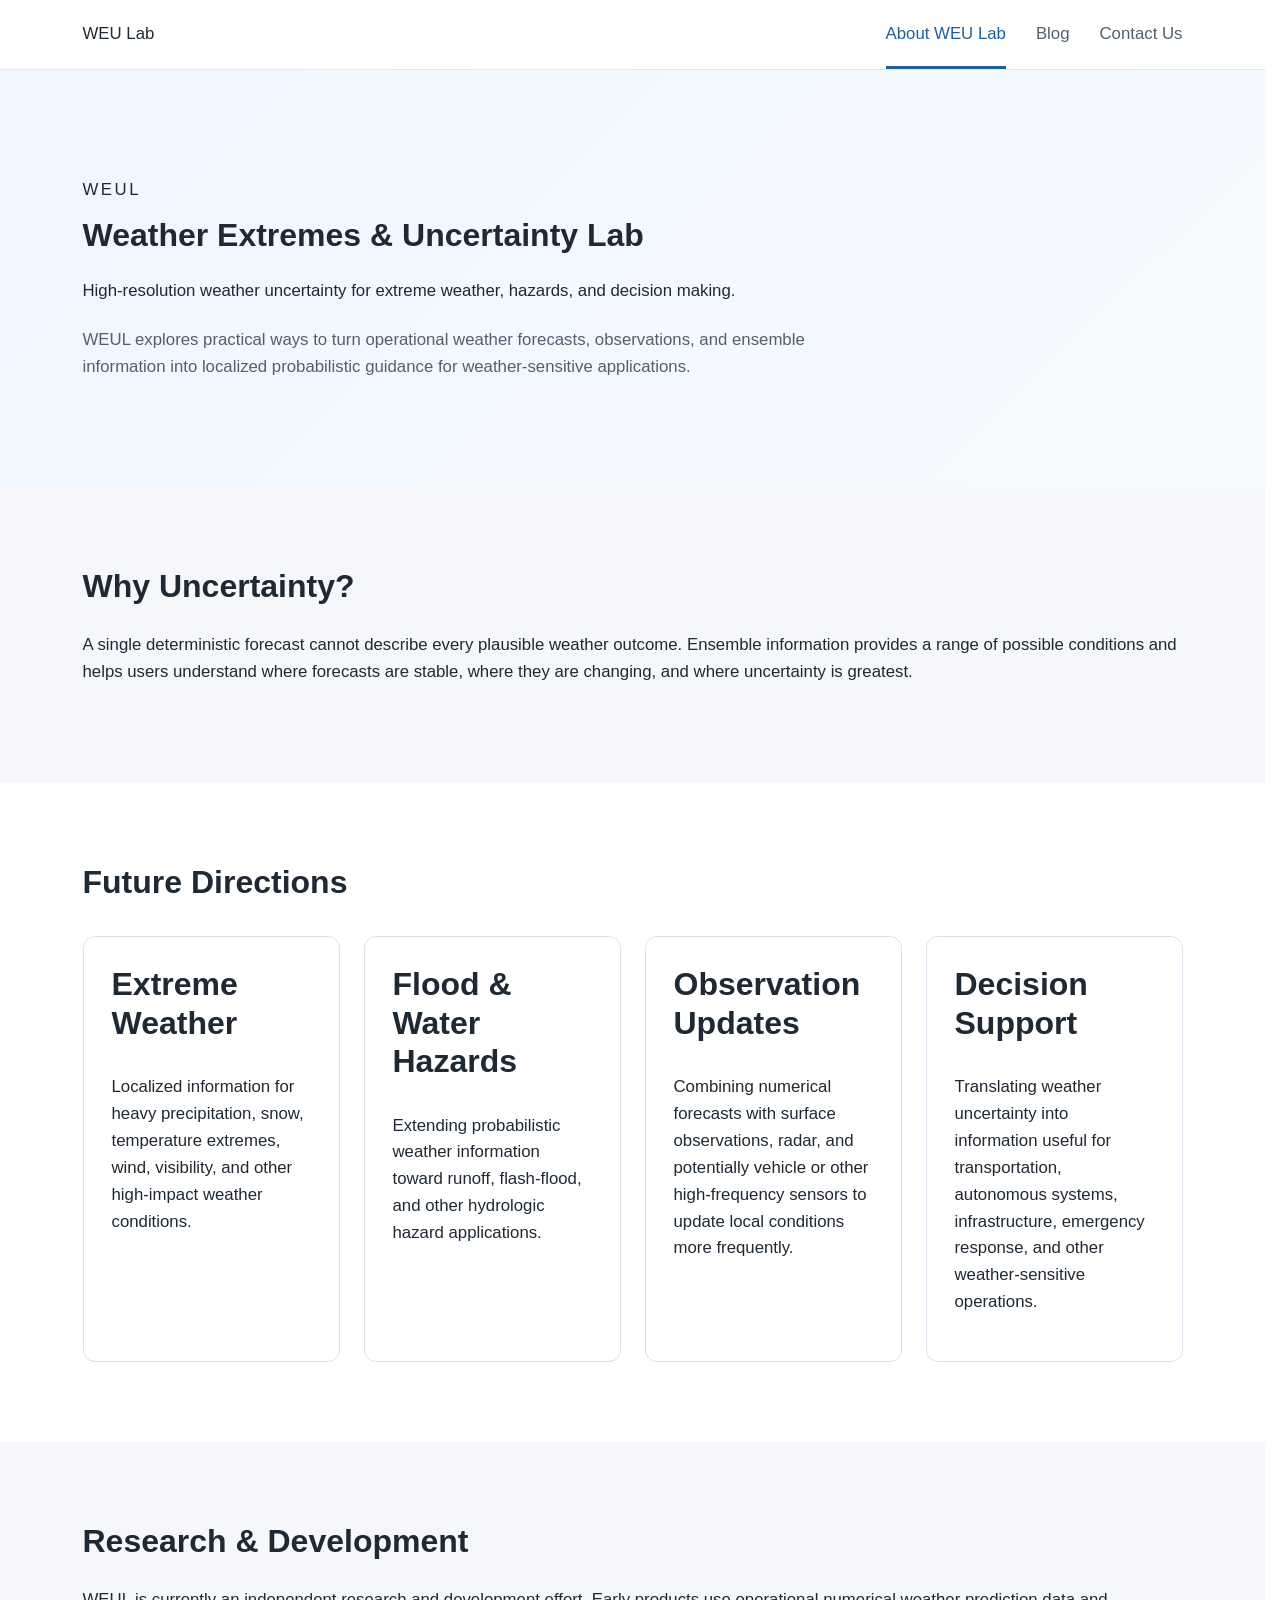
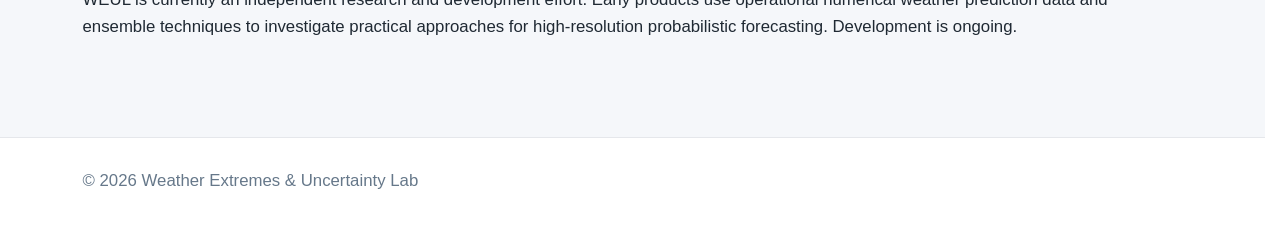
<file: index.html>
<!DOCTYPE html>
<html lang="en">
<head>
  <meta charset="UTF-8">
  <meta name="viewport" content="width=device-width, initial-scale=1.0">
  <title>Weather Extremes &amp; Uncertainty Lab</title>
  <meta name="description" content="Weather Extremes & Uncertainty Lab develops high-resolution probabilistic weather and hazard information for decision making.">
  <link rel="stylesheet" href="style.css">
</head>
<body>
  <nav class="site-nav">
    <div class="container nav-inner">
      <a class="brand" href="index.html">WEU Lab</a>
      <div class="nav-links">
        <a class="active" href="index.html">About WEU Lab</a>
        <a href="blog.html">Blog</a>
        <a href="contact.html">Contact Us</a>
      </div>
    </div>
  </nav>
  <header class="hero">
    <div class="container">
      <p class="eyebrow">WEUL</p>
      <h1>Weather Extremes &amp; Uncertainty Lab</h1>
      <p class="tagline">High-resolution weather uncertainty for extreme weather, hazards, and decision making.</p>
      <p class="intro">WEUL explores practical ways to turn operational weather forecasts, observations, and ensemble information into localized probabilistic guidance for weather-sensitive applications.</p>
    </div>
  </header>
  <main>
    <section class="alt"><div class="container"><h2>Why Uncertainty?</h2><p>A single deterministic forecast cannot describe every plausible weather outcome. Ensemble information provides a range of possible conditions and helps users understand where forecasts are stable, where they are changing, and where uncertainty is greatest.</p></div></section>
    <section><div class="container"><h2>Future Directions</h2><div class="cards">
      <article class="card"><h3>Extreme Weather</h3><p>Localized information for heavy precipitation, snow, temperature extremes, wind, visibility, and other high-impact weather conditions.</p></article>
      <article class="card"><h3>Flood &amp; Water Hazards</h3><p>Extending probabilistic weather information toward runoff, flash-flood, and other hydrologic hazard applications.</p></article>
      <article class="card"><h3>Observation Updates</h3><p>Combining numerical forecasts with surface observations, radar, and potentially vehicle or other high-frequency sensors to update local conditions more frequently.</p></article>
      <article class="card"><h3>Decision Support</h3><p>Translating weather uncertainty into information useful for transportation, autonomous systems, infrastructure, emergency response, and other weather-sensitive operations.</p></article>
    </div></div></section>
    <section class="alt"><div class="container"><h2>Research &amp; Development</h2><p>WEUL is currently an independent research and development effort. Early products use operational numerical weather prediction data and ensemble techniques to investigate practical approaches for high-resolution probabilistic forecasting. Development is ongoing. </p></div></section>
  </main>
  <footer><div class="container"><p>© 2026 Weather Extremes &amp; Uncertainty Lab</p></div></footer>
</body>
</html>
</file>
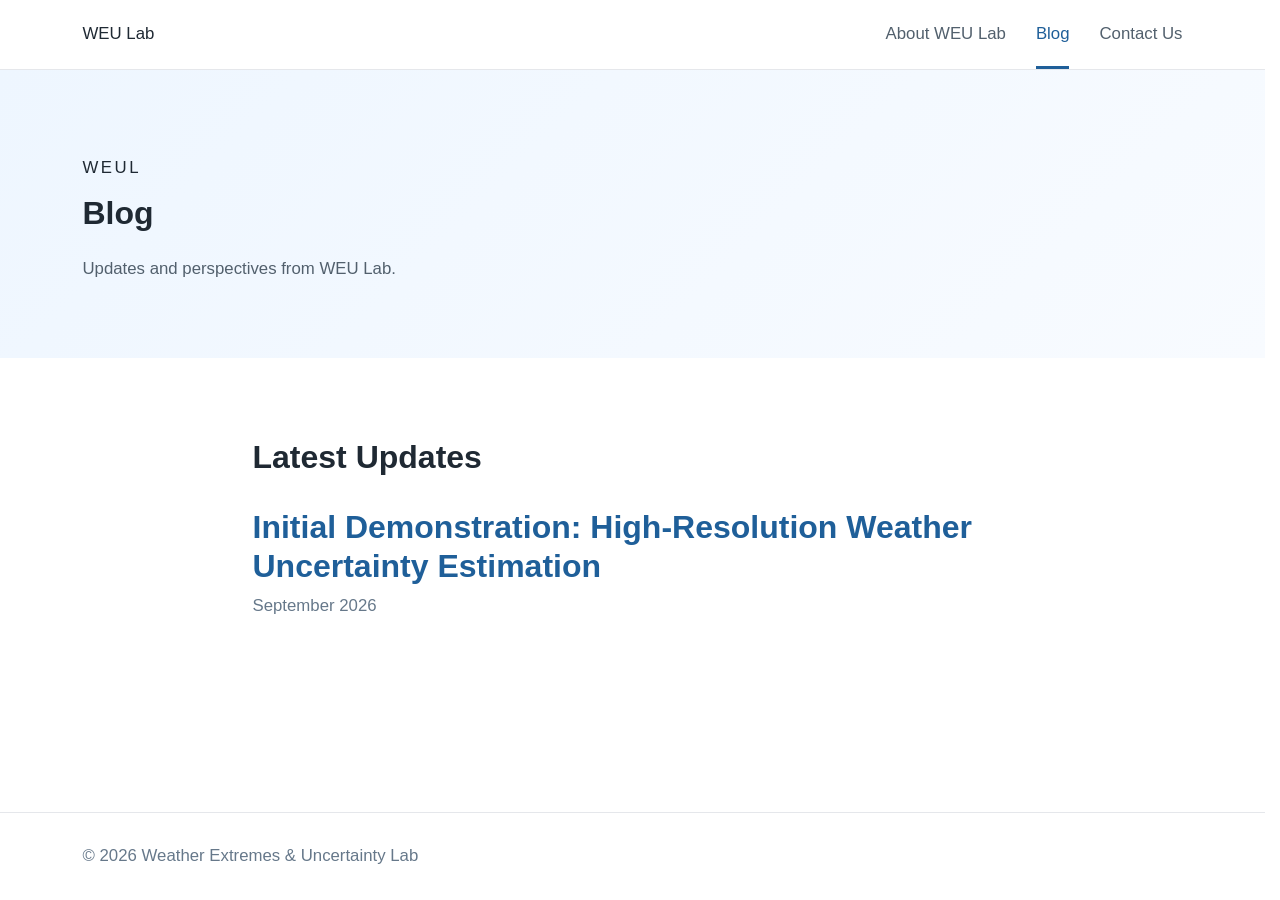
<file: blog.html>
<!DOCTYPE html>
<html lang="en">
<head>
  <meta charset="UTF-8">
  <meta name="viewport" content="width=device-width, initial-scale=1.0">
  <title>Blog | Weather Extremes &amp; Uncertainty Lab</title>
  <meta name="description" content="Updates from the Weather Extremes &amp; Uncertainty Lab.">
  <link rel="stylesheet" href="style.css">
</head>
<body>
  <nav class="site-nav">
    <div class="container nav-inner">
      <a class="brand" href="index.html">WEU Lab</a>
      <div class="nav-links">
        <a href="index.html">About WEU Lab</a>
        <a class="active" href="blog.html">Blog</a>
        <a href="contact.html">Contact Us</a>
      </div>
    </div>
  </nav>

  <header class="page-hero">
    <div class="container">
      <p class="eyebrow">WEUL</p>
      <h1>Blog</h1>
      <p class="intro">Updates and perspectives from WEU Lab.</p>
    </div>
  </header>

  <main>
    <section>
      <div class="container content-narrow">
        <h2>Latest Updates</h2>

        <article class="blog-post-link">
          <a class="blog-post-title" href="blog/001-initial-temperature-uncertainty-implementation.html">
            Initial Demonstration: High-Resolution Weather Uncertainty Estimation
          </a>
          <p class="blog-post-meta">September 2026</p>
        </article>
      </div>
    </section>
  </main>

  <footer>
    <div class="container">
      <p>© 2026 Weather Extremes &amp; Uncertainty Lab</p>
    </div>
  </footer>
</body>
</html>
</file>
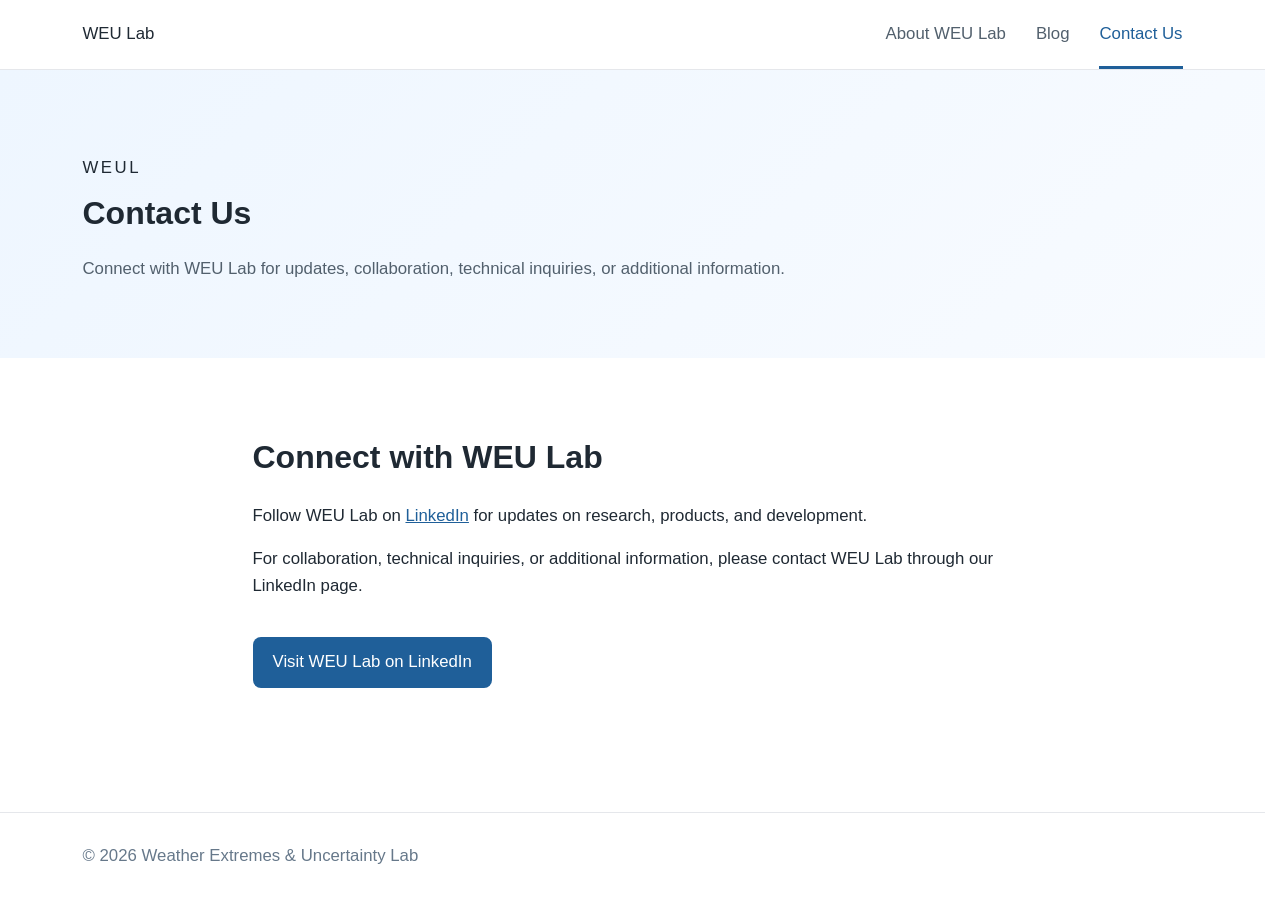
<file: contact.html>
<!DOCTYPE html>
<html lang="en">
<head>
  <meta charset="UTF-8">
  <meta name="viewport" content="width=device-width, initial-scale=1.0">
  <title>Contact Us | Weather Extremes &amp; Uncertainty Lab</title>
  <meta name="description" content="Contact the Weather Extremes & Uncertainty Lab.">
  <link rel="stylesheet" href="style.css">
</head>
<body>
  <nav class="site-nav"><div class="container nav-inner"><a class="brand" href="index.html">WEU Lab</a><div class="nav-links"><a href="index.html">About WEU Lab</a><a href="blog.html">Blog</a><a class="active" href="contact.html">Contact Us</a></div></div></nav>
  <header class="page-hero"><div class="container"><p class="eyebrow">WEUL</p><h1>Contact Us</h1><p class="intro">Connect with WEU Lab for updates, collaboration, technical inquiries, or additional information.</p></div></header>
  <main><section><div class="container contact-card"><h2>Connect with WEU Lab</h2><p>Follow WEU Lab on <a href="https://www.linkedin.com/company/weulab/" target="_blank" rel="noopener noreferrer">LinkedIn</a> for updates on research, products, and development.</p><p>For collaboration, technical inquiries, or additional information, please contact WEU Lab through our LinkedIn page.</p><a class="button" href="https://www.linkedin.com/company/weulab/" target="_blank" rel="noopener noreferrer">Visit WEU Lab on LinkedIn</a></div></section></main>
  <footer><div class="container"><p>© 2026 Weather Extremes &amp; Uncertainty Lab</p></div></footer>
</body>
</html>
</file>
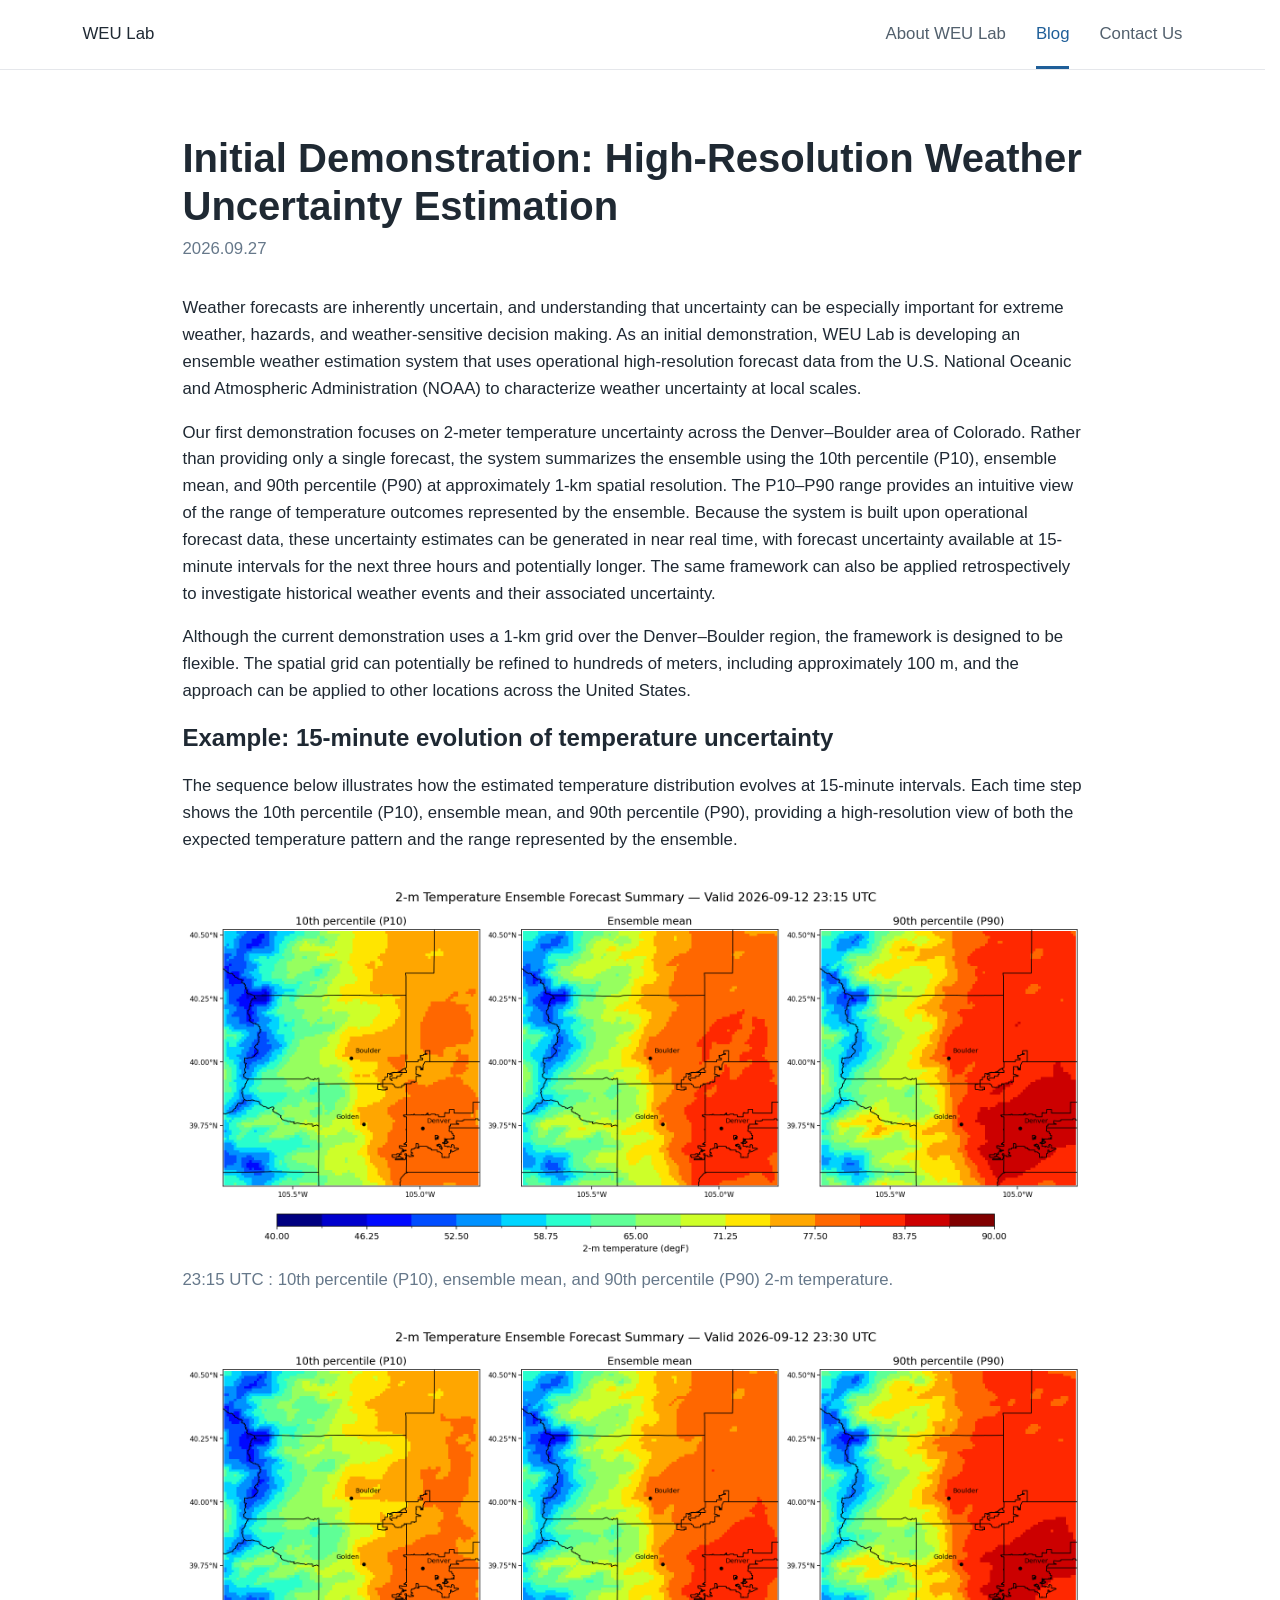
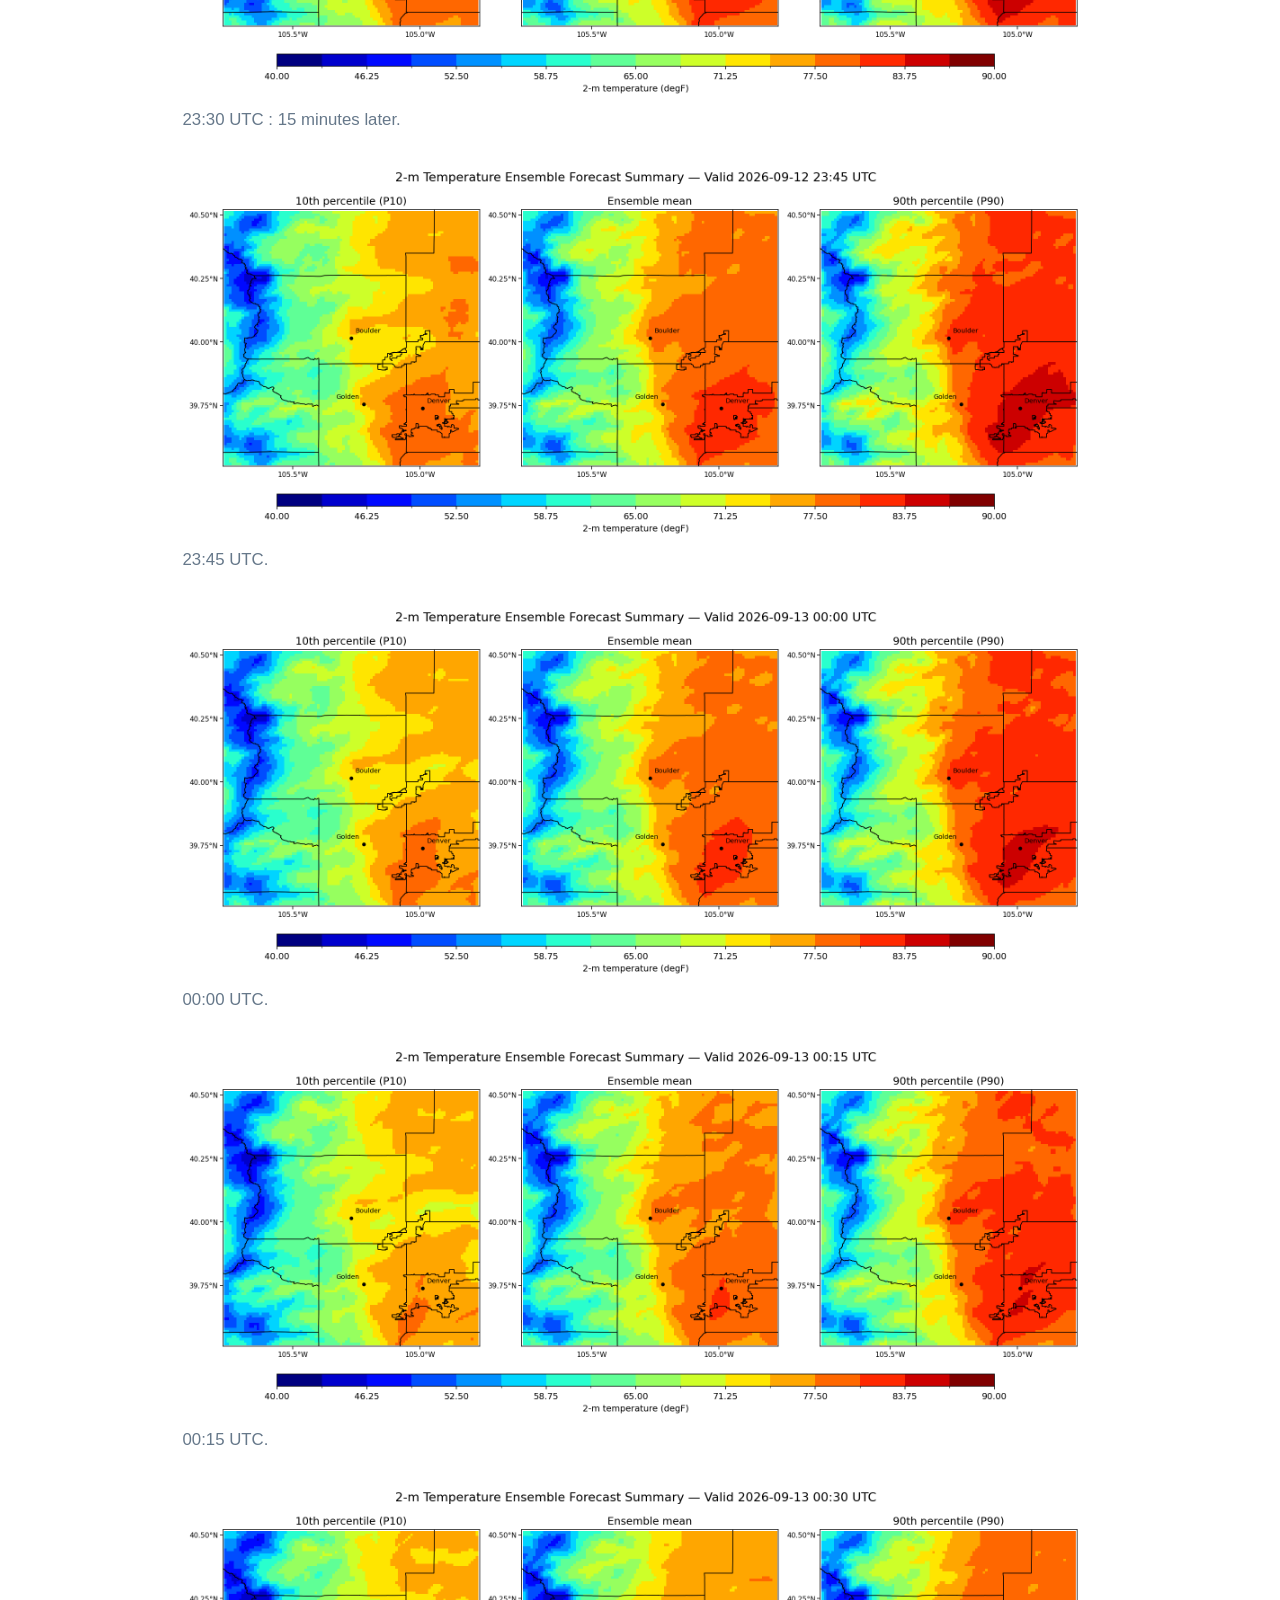
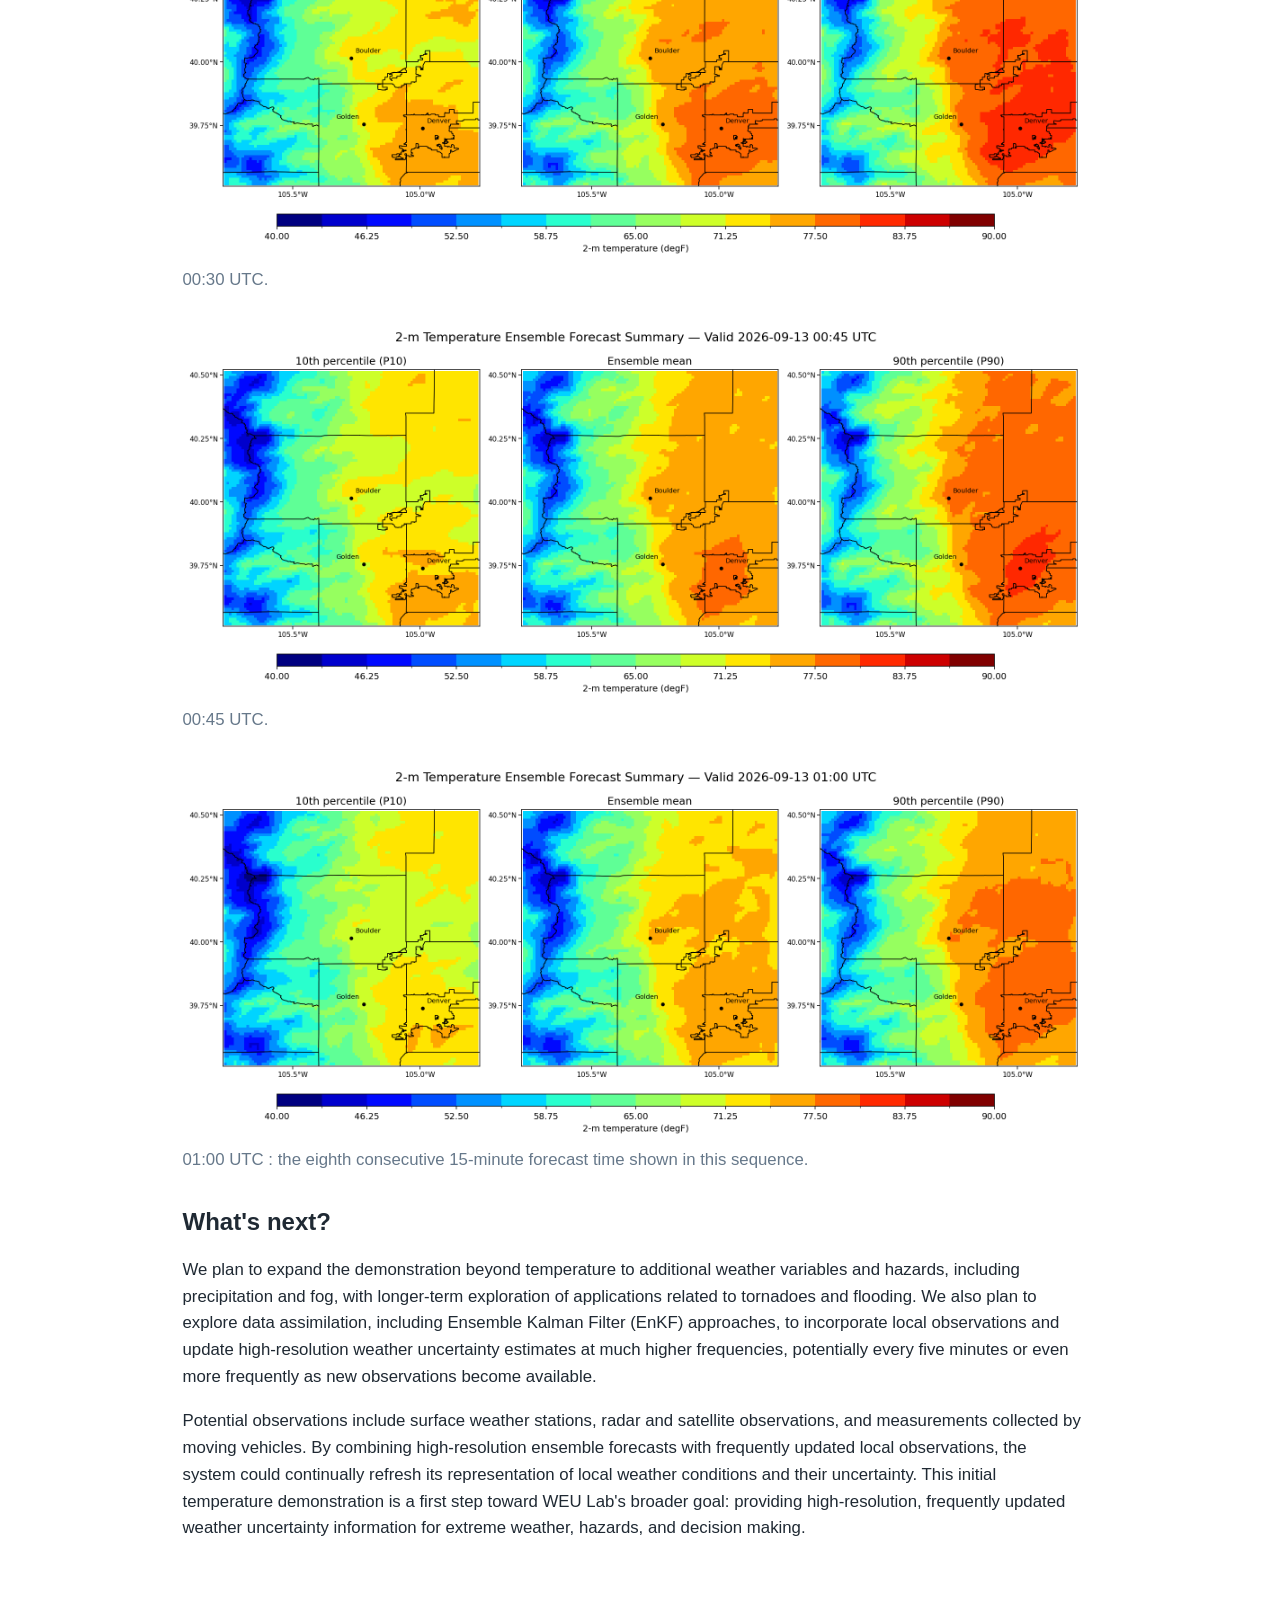
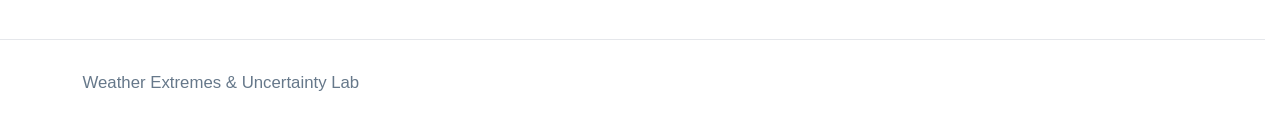
<file: blog/001-initial-temperature-uncertainty-implementation.html>
<!DOCTYPE html>

<html lang="en">
<head>
<meta charset="utf-8"/>
<meta content="width=device-width, initial-scale=1.0" name="viewport"/>
<title>Initial Demonstration: High-Resolution Weather Uncertainty Estimation | WEU Lab</title>
<meta content="WEU Lab initial demonstration of high-resolution 2-m temperature uncertainty estimation over the Denver-Boulder area using operational NOAA forecast data." name="description"/>
<link href="../style.css" rel="stylesheet"/>
<style>
    .article-page h1 {
      font-size: 2.5rem;
      line-height: 1.2;
      font-weight: 600;
      margin-bottom: 0.4rem;
    }

    .article-page h2 {
      font-size: 1.5rem;
      line-height: 1.3;
      font-weight: 600;
    }

    .article-date {
      margin: 0 0 2rem;
      font-size: 1.05rem;
      line-height: 1.6;
      font-weight: 400;
      color: #66788a;
    }

    .article-page p,
    .article-page figcaption {
      font-size: 1.05rem;
      line-height: 1.6;
      font-weight: 400;
    }

    .article-page strong,
    .article-page b {
      font-weight: 400;
    }
  </style>
</head>
<body>
<nav class="site-nav">
<div class="container nav-inner">
<a class="brand" href="../index.html">WEU Lab</a>
<div class="nav-links">
<a href="../index.html">About WEU Lab</a>
<a class="active" href="../blog.html">Blog</a>
<a href="../contact.html">Contact Us</a>
</div>
</div>
</nav>
<main class="container article-page">
<article>
<h1>Initial Demonstration: High-Resolution Weather Uncertainty Estimation</h1>
<p class="article-date">2026.09.27</p>
<p>Weather forecasts are inherently uncertain, and understanding that uncertainty can be especially important for extreme weather, hazards, and weather-sensitive decision making. As an initial demonstration, WEU Lab is developing an ensemble weather estimation system that uses operational high-resolution forecast data from the U.S. National Oceanic and Atmospheric Administration (NOAA) to characterize weather uncertainty at local scales.</p>

<p>Our first demonstration focuses on 2-meter temperature uncertainty across the Denver–Boulder area of Colorado. Rather than providing only a single forecast, the system summarizes the ensemble using the 10th percentile (P10), ensemble mean, and 90th percentile (P90) at approximately 1-km spatial resolution. The P10–P90 range provides an intuitive view of the range of temperature outcomes represented by the ensemble. Because the system is built upon operational forecast data, these uncertainty estimates can be generated in near real time, with forecast uncertainty available at 15-minute intervals for the next three hours and potentially longer. The same framework can also be applied retrospectively to investigate historical weather events and their associated uncertainty.</p>

<p>Although the current demonstration uses a 1-km grid over the Denver–Boulder region, the framework is designed to be flexible. The spatial grid can potentially be refined to hundreds of meters, including approximately 100 m, and the approach can be applied to other locations across the United States.</p>
<h2>Example: 15-minute evolution of temperature uncertainty</h2>
<p>
        The sequence below illustrates how the estimated temperature distribution evolves at 15-minute intervals. Each time step shows the 10th percentile (P10), ensemble mean, and 90th percentile (P90), providing a high-resolution view of both the expected temperature pattern and the range represented by the ensemble.
      </p>
<figure>
<img alt="2-m temperature ensemble forecast summary valid 2026-09-12 23:15 UTC" src="../images/001/temp2m_ens_summary_valid_20260912_2315.png" style="width:100%; height:auto;"/>
<figcaption>23:15 UTC : 10th percentile (P10), ensemble mean, and 90th percentile (P90) 2-m temperature.</figcaption>
</figure>
<figure>
<img alt="2-m temperature ensemble forecast summary valid 2026-09-12 23:30 UTC" src="../images/001/temp2m_ens_summary_valid_20260912_2330.png" style="width:100%; height:auto;"/>
<figcaption>23:30 UTC : 15 minutes later.</figcaption>
</figure>
<figure>
<img alt="2-m temperature ensemble forecast summary valid 2026-09-12 23:45 UTC" src="../images/001/temp2m_ens_summary_valid_20260912_2345.png" style="width:100%; height:auto;"/>
<figcaption>23:45 UTC.</figcaption>
</figure>
<figure>
<img alt="2-m temperature ensemble forecast summary valid 2026-09-13 00:00 UTC" src="../images/001/temp2m_ens_summary_valid_20260913_0000.png" style="width:100%; height:auto;"/>
<figcaption>00:00 UTC.</figcaption>
</figure>
<figure>
<img alt="2-m temperature ensemble forecast summary valid 2026-09-13 00:15 UTC" src="../images/001/temp2m_ens_summary_valid_20260913_0015.png" style="width:100%; height:auto;"/>
<figcaption>00:15 UTC.</figcaption>
</figure>
<figure>
<img alt="2-m temperature ensemble forecast summary valid 2026-09-13 00:30 UTC" src="../images/001/temp2m_ens_summary_valid_20260913_0030.png" style="width:100%; height:auto;"/>
<figcaption>00:30 UTC.</figcaption>
</figure>
<figure>
<img alt="2-m temperature ensemble forecast summary valid 2026-09-13 00:45 UTC" src="../images/001/temp2m_ens_summary_valid_20260913_0045.png" style="width:100%; height:auto;"/>
<figcaption>00:45 UTC.</figcaption>
</figure>
<figure>
<img alt="2-m temperature ensemble forecast summary valid 2026-09-13 01:00 UTC" src="../images/001/temp2m_ens_summary_valid_20260913_0100.png" style="width:100%; height:auto;"/>
<figcaption>01:00 UTC : the eighth consecutive 15-minute forecast time shown in this sequence.</figcaption>
</figure>
<h2>What's next?</h2>
<p>We plan to expand the demonstration beyond temperature to additional weather variables and hazards, including precipitation and fog, with longer-term exploration of applications related to tornadoes and flooding. We also plan to explore data assimilation, including Ensemble Kalman Filter (EnKF) approaches, to incorporate local observations and update high-resolution weather uncertainty estimates at much higher frequencies, potentially every five minutes or even more frequently as new observations become available.</p>

<p>Potential observations include surface weather stations, radar and satellite observations, and measurements collected by moving vehicles. By combining high-resolution ensemble forecasts with frequently updated local observations, the system could continually refresh its representation of local weather conditions and their uncertainty. This initial temperature demonstration is a first step toward WEU Lab's broader goal: providing high-resolution, frequently updated weather uncertainty information for extreme weather, hazards, and decision making.</p>

</article>
</main>
<footer class="site-footer">
<div class="container">
<p>Weather Extremes &amp; Uncertainty Lab</p>
</div>
</footer>
</body>
</html>
</file>
<file: style.css>
* { box-sizing: border-box; }

html {
  overflow-y: scroll;
  scrollbar-gutter: stable;
  min-width: 100%;
}

html, body { min-height: 100%; }

body {
  margin: 0;
  min-height: 100vh;
  display: flex;
  flex-direction: column;
  font-family: -apple-system, BlinkMacSystemFont, "Segoe UI", Roboto, Helvetica, Arial, sans-serif;
  color: #1f2933;
  background: #ffffff;
  line-height: 1.6;
  font-size: 1.05rem;
  font-weight: 400;
}

.container { width: min(1100px, 90%); margin: 0 auto; }

.site-nav {
  background: #ffffff;
  border-bottom: 1px solid #e5e7eb;
  min-height: 69px;
  flex: 0 0 auto;
}

.nav-inner {
  height: 69px;
  display: flex;
  align-items: center;
  justify-content: space-between;
  gap: 28px;
}

.brand,
.site-name {
  color: #1f2933;
  font-size: 1.05rem;
  font-weight: 400;
  text-decoration: none;
  white-space: nowrap;
}

.nav-links {
  display: flex;
  align-items: center;
  justify-content: flex-end;
  gap: 30px;
  min-width: 330px;
  height: 69px;
}

.nav-links a {
  height: 69px;
  display: flex;
  align-items: center;
  color: #52606d;
  font-size: 1.05rem;
  font-weight: 400;
  text-decoration: none;
  padding: 3px 0 0;
  border-bottom: 3px solid transparent;
  white-space: nowrap;
}

.nav-links a:hover,
.nav-links a.active {
  color: #1f5f99;
  border-bottom-color: #1f5f99;
}

.hero { padding: 90px 0; background: linear-gradient(135deg, #eef6ff, #f8fbff); }
.page-hero { padding: 68px 0 58px; background: linear-gradient(135deg, #eef6ff, #f8fbff); }

.eyebrow,
.tagline,
.intro,
.section-intro,
.contact-card p,
.blog-post-meta,
.article-page p,
.article-page figcaption {
  font-size: 1.05rem;
  font-weight: 400;
}

.eyebrow {
  letter-spacing: 0.15em;
  text-transform: uppercase;
  margin-bottom: 12px;
}

h1,
h2,
h3,
.page-hero h1,
.article-page h1,
.article-page h2,
.article-page h3 {
  font-size: 2rem;
  line-height: 1.2;
  font-weight: 600;
}

h1 {
  max-width: 900px;
  margin: 0 0 24px;
}

h2 { margin-top: 0; }

.tagline { max-width: 850px; margin-bottom: 22px; }
.intro { max-width: 760px; color: #52606d; }

.button {
  display: inline-block;
  margin-top: 20px;
  padding: 12px 20px;
  border-radius: 8px;
  background: #1f5f99;
  color: white;
  text-decoration: none;
  font-size: 1.05rem;
  font-weight: 400;
}

main { flex: 1 0 auto; }
section { padding: 80px 0; }
.alt { background: #f5f7fa; }
.section-intro { max-width: 760px; color: #52606d; }

.cards {
  display: grid;
  grid-template-columns: repeat(auto-fit, minmax(250px, 1fr));
  gap: 24px;
  margin-top: 35px;
}

.card {
  border: 1px solid #d9e2ec;
  border-radius: 12px;
  padding: 28px;
  background: white;
}

.card h3 { margin-top: 0; }
.card ul { padding-left: 20px; }

p, li, a, figcaption {
  font-weight: 400;
}

a { color: #1f5f99; }

.content-narrow { max-width: 760px; }

.blog-post-link { margin-top: 32px; }

.blog-post-title {
  display: inline-block;
  font-size: 2rem;
  line-height: 1.2;
  font-weight: 600;
  text-decoration: none;
}

.blog-post-title:hover { text-decoration: underline; }

.blog-post-meta {
  margin: 8px 0 0;
  color: #66788a;
}

.contact-card { max-width: 760px; }

.article-page {
  max-width: 900px;
  padding-top: 64px;
  padding-bottom: 80px;
}

.article-page img {
  display: block;
  max-width: 100%;
  height: auto;
  margin: 24px auto 8px;
}

.article-page figure { margin: 32px 0; }
.article-page figcaption { color: #66788a; }

footer {
  flex: 0 0 auto;
  border-top: 1px solid #e5e7eb;
  padding: 30px 0;
  color: #66788a;
  font-size: 1.05rem;
  font-weight: 400;
}

footer p { margin: 0; }

@media (max-width: 680px) {
  .nav-inner {
    height: auto;
    min-height: 69px;
    align-items: flex-start;
    flex-direction: column;
    gap: 0;
    padding-top: 14px;
  }

  .nav-links {
    width: 100%;
    height: auto;
    min-width: 0;
    justify-content: flex-start;
    gap: 20px;
    overflow-x: auto;
  }

  .nav-links a { height: auto; padding: 12px 0 14px; }
  .hero { padding: 68px 0; }
}
</file>
